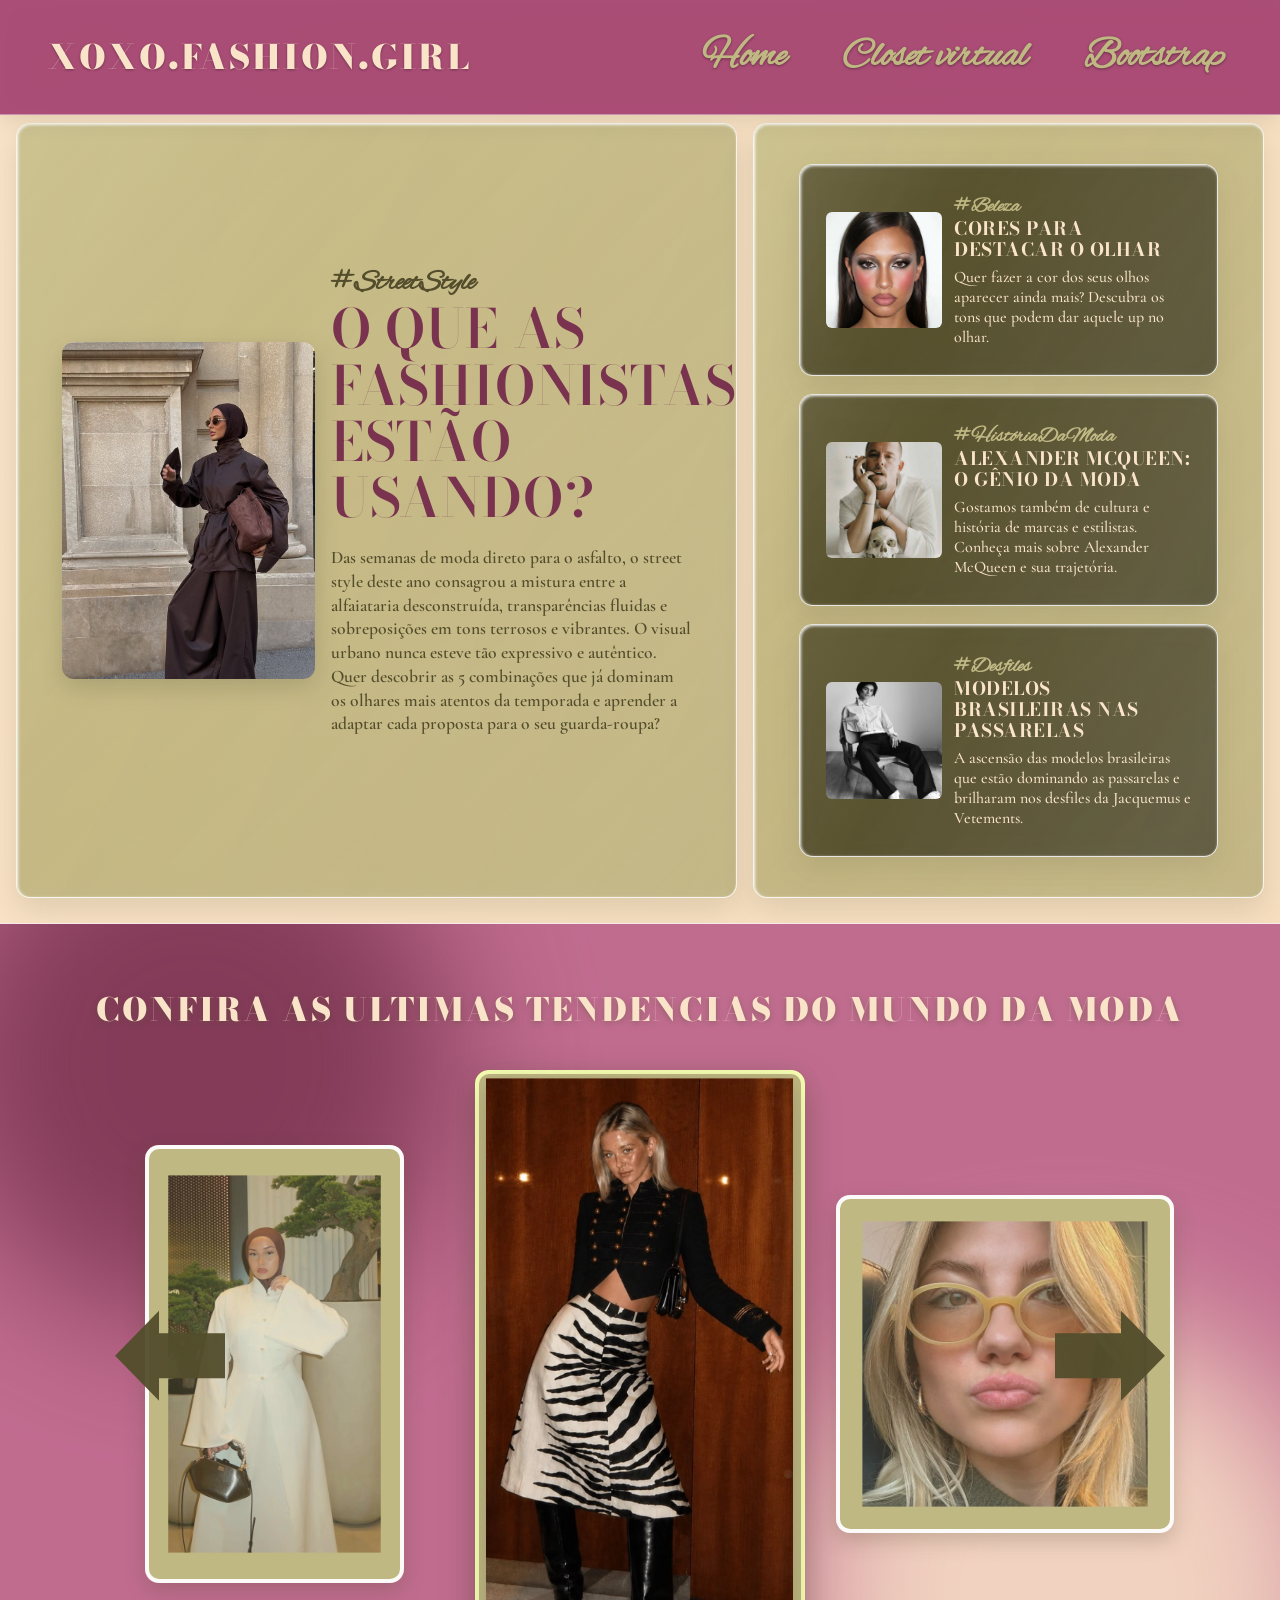
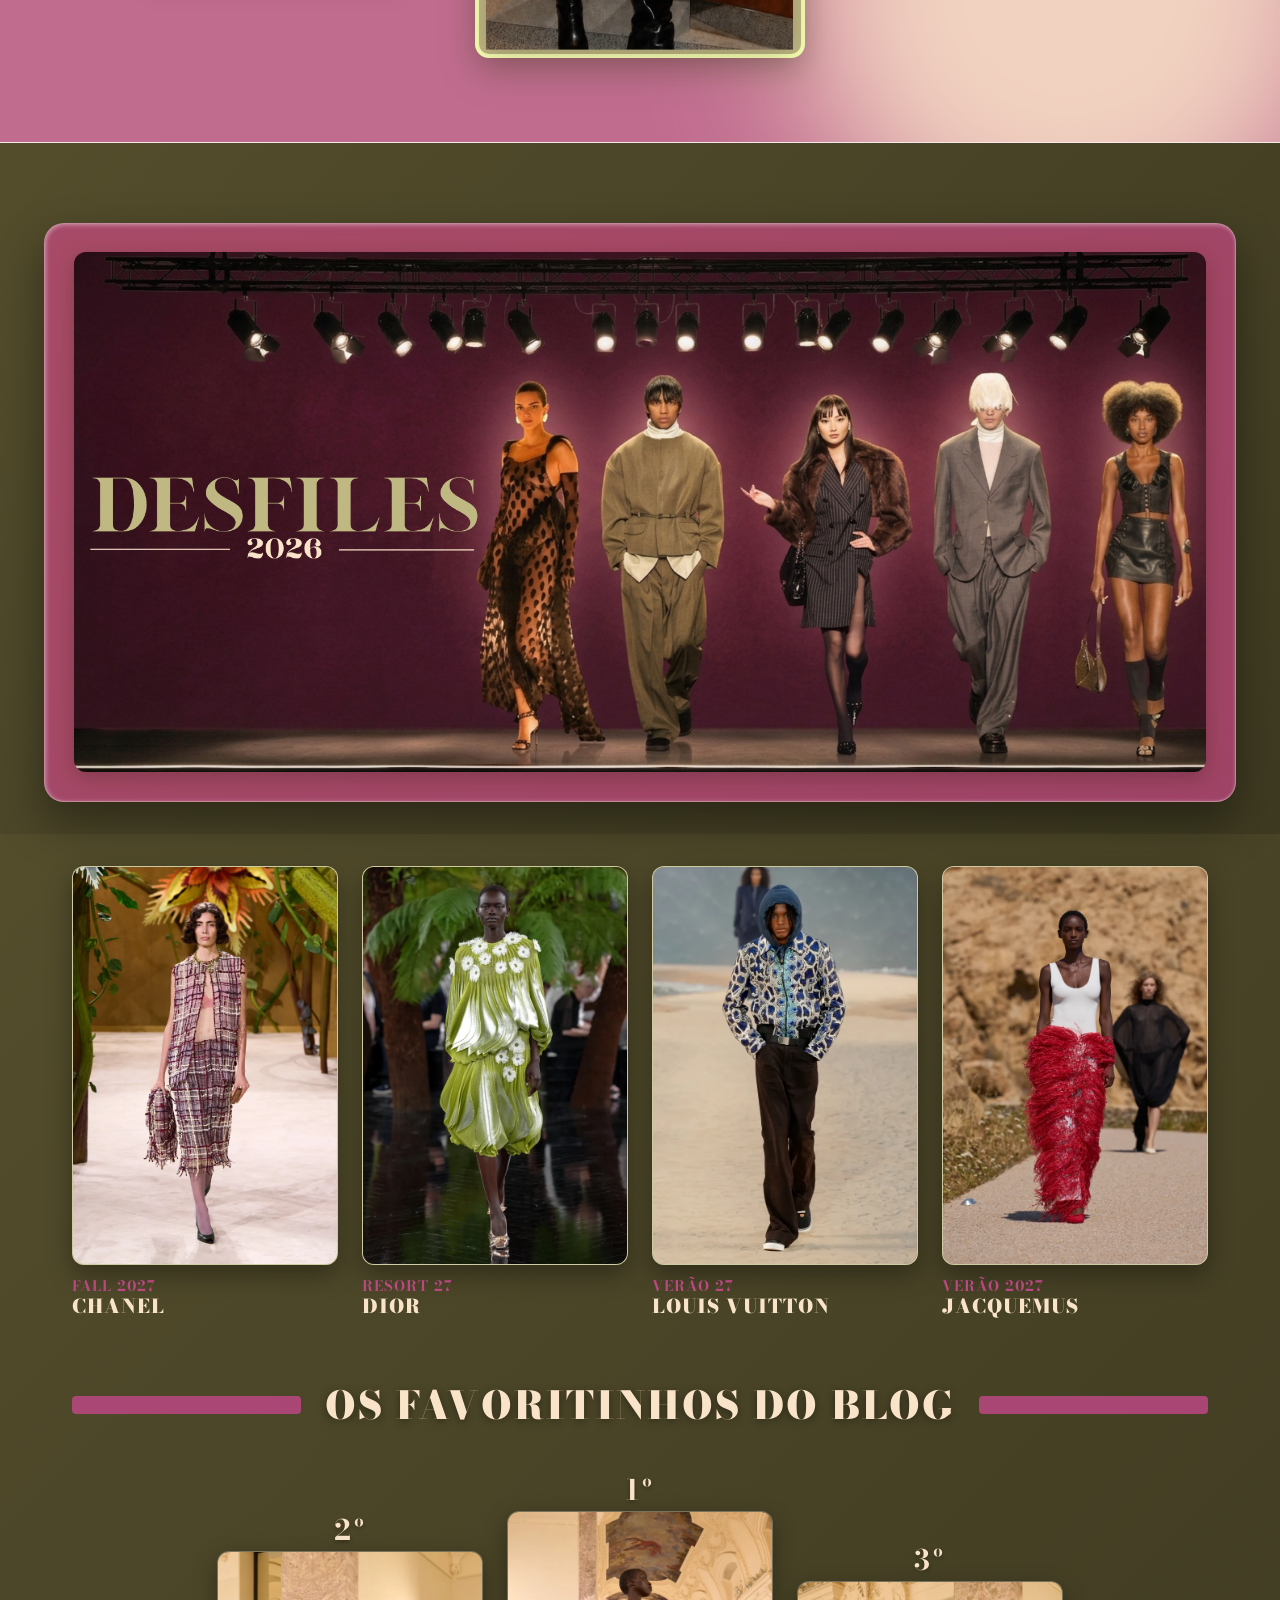
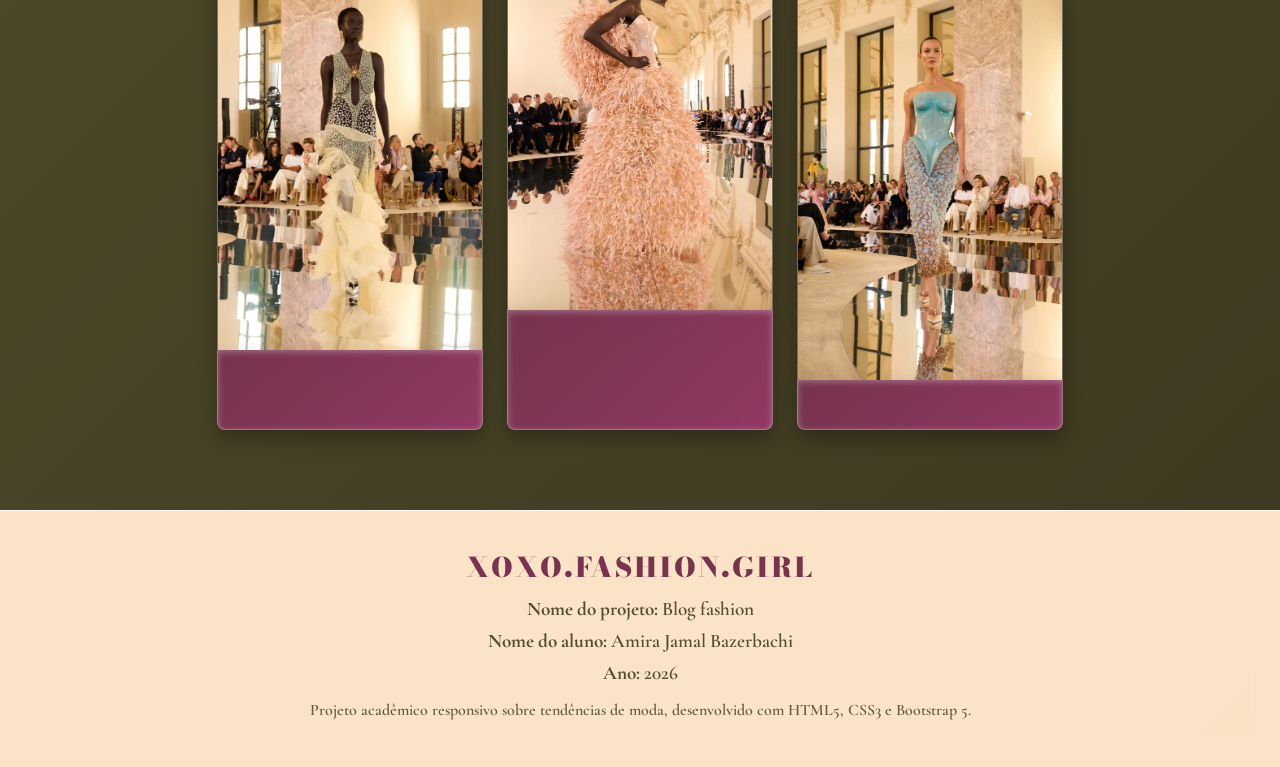
<file: index.html>
<!DOCTYPE html>
<html lang="pt-br">
<head>
  <meta charset="UTF-8">
  <meta name="viewport" content="width=device-width, initial-scale=1.0">
  <title>XOXO.FASHION.GIRL</title>
  <link href="https://cdn.jsdelivr.net/npm/bootstrap@5.3.3/dist/css/bootstrap.min.css" rel="stylesheet">
  <link rel="stylesheet" href="css/style.css">
</head>
<body>

  <!-- BARRA DE PROGRESSO DE LEITURA -->
  <div id="progress-bar"></div>

  <!-- HEADER / NAVBAR BOOTSTRAP -->
  <header>
    <nav class="navbar navbar-expand-lg navbar-custom">
      <div class="container-fluid p-0">
        <a href="index.html" class="navbar-brand brand-title">XOXO.FASHION.GIRL</a>
        <button class="navbar-toggler" type="button" data-bs-toggle="collapse" data-bs-target="#navbarNav" aria-controls="navbarNav" aria-expanded="false" aria-label="Alternar navegação">
          <span class="navbar-toggler-icon"></span>
        </button>
        <div class="collapse navbar-collapse justify-content-end" id="navbarNav">
          <div class="navbar-nav">
            <a href="index.html" class="nav-link nav-script-link active">Home</a>
            <a href="closet.html" class="nav-link nav-script-link">Closet virtual</a>
            <a href="bootstrap.html" class="nav-link nav-script-link">Bootstrap</a>
          </div>
        </div>
      </div>
    </nav>
  </header>

  <!-- SEÇÃO SUPERIOR PRINCIPAL (HERO) -->
  <main class="container-fluid px-3 py-2 hero-wrapper">
    <div class="row g-3 align-items-stretch">
      
      <!-- CARD ESQUERDO (STREET STYLE) -->
      <div class="col-12 col-lg-7">
        <div class="sage-container d-flex flex-column justify-content-center">
          <div class="row g-3 align-items-center">
            <div class="col-12 col-md-5 d-flex justify-content-center">
              <img src="img/539a0d4392382b73d2a1af829c26f25f.jpg" alt="Street Style" class="hero-img">
            </div>
            <div class="col-12 col-md-7 d-flex flex-column justify-content-center ps-md-2">
              <span class="hero-tag">#StreetStyle</span>
              <h1 class="hero-main-title">O QUE AS FASHIONISTAS ESTÃO USANDO?</h1>
              <p class="hero-text">
                Das semanas de moda direto para o asfalto, o street style deste ano consagrou a mistura entre a alfaiataria desconstruída, transparências fluidas e sobreposições em tons terrosos e vibrantes. O visual urbano nunca esteve tão expressivo e autêntico. Quer descobrir as 5 combinações que já dominam os olhares mais atentos da temporada e aprender a adaptar cada proposta para o seu guarda-roupa?
              </p>
            </div>
          </div>
        </div>
      </div>

      <!-- BLOCO DIREITO (3 SUB-CARDS) -->
      <div class="col-12 col-lg-5">
        <div class="sage-container d-flex flex-column justify-content-between">
          
          <!-- CARD 1: BELEZA -->
          <div class="dark-card">
            <div class="row g-2 align-items-center">
              <div class="col-4 col-sm-3 col-md-4">
                <img src="img/tenden5.webp" alt="Beleza" class="dark-card-img">
              </div>
              <div class="col-8 col-sm-9 col-md-8 ps-2">
                <span class="dark-card-title">#Beleza</span>
                <h2 class="dark-card-subtitle">CORES PARA DESTACAR O OLHAR</h2>
                <p class="dark-card-text">
                  Quer fazer a cor dos seus olhos aparecer ainda mais? Descubra os tons que podem dar aquele up no olhar.
                </p>
              </div>
            </div>
          </div>

          <!-- CARD 2: HISTÓRIA DA MODA -->
          <div class="dark-card">
            <div class="row g-2 align-items-center">
              <div class="col-4 col-sm-3 col-md-4">
                <img src="img/1_3c5bbf79-381d-416b-a6a9-1c6f182b450e_2048x2048.webp" alt="História da moda" class="dark-card-img">
              </div>
              <div class="col-8 col-sm-9 col-md-8 ps-2">
                <span class="dark-card-title">#HistóriaDaModa</span>
                <h2 class="dark-card-subtitle">ALEXANDER MCQUEEN: O GÊNIO DA MODA</h2>
                <p class="dark-card-text">
                  Gostamos também de cultura e história de marcas e estilistas. Conheça mais sobre Alexander McQueen e sua trajetória.
                </p>
              </div>
            </div>
          </div>

          <!-- CARD 3: ÚNICO CARD CLICÁVEL (DIRECIONA PARA A SEÇÃO DE DESFILES) -->
          <a href="#desfiles-section" class="dark-card dark-card-3d text-decoration-none">
            <div class="row g-2 align-items-center">
              <div class="col-4 col-sm-3 col-md-4">
                <img src="img/Mariane-Godoy-2-1.jpg" alt="Desfiles" class="dark-card-img">
              </div>
              <div class="col-8 col-sm-9 col-md-8 ps-2">
                <span class="dark-card-title">#Desfiles</span>
                <h2 class="dark-card-subtitle">MODELOS BRASILEIRAS NAS PASSARELAS</h2>
                <p class="dark-card-text">
                  A ascensão das modelos brasileiras que estão dominando as passarelas e brilharam nos desfiles da Jacquemus e Vetements.
                </p>
              </div>
            </div>
          </a>

        </div>
      </div>

    </div>
  </main>

  <!-- SEÇÃO DO CARROSSEL DE TENDÊNCIAS -->
  <section class="carousel-section mt-3">
    <h2 class="carousel-section-title text-center mb-4">CONFIRA AS ULTIMAS TENDENCIAS DO MUNDO DA MODA</h2>

    <div class="custom-carousel-container position-relative px-4 px-md-5">
      
      <!-- CONTROLES (SETAS) -->
      <button class="arrow-btn-prev" id="prevBtn" type="button" aria-label="Anterior"></button>
      <button class="arrow-btn-next" id="nextBtn" type="button" aria-label="Próximo"></button>

      <!-- CONTAINER DAS 3 IMAGENS (CARREGADAS VIA JAVASCRIPT) -->
      <div class="row g-3 align-items-center justify-content-center">
        
        <!-- FOTO DA ESQUERDA -->
        <div class="col-12 col-md-3 text-center">
          <div class="carousel-frame side-frame">
            <img id="imgLeft" src="" alt="Tendência Esquerda" class="carousel-img carousel-img-side">
          </div>
        </div>

        <!-- FOTO DO MEIO (DESTAQUE) -->
        <div class="col-12 col-md-6 text-center">
          <div class="carousel-frame center-frame">
            <img id="imgCenter" src="" alt="Tendência Destaque" class="carousel-img carousel-img-center">
          </div>
        </div>

        <!-- FOTO DA DIREITA -->
        <div class="col-12 col-md-3 text-center">
          <div class="carousel-frame side-frame">
            <img id="imgRight" src="" alt="Tendência Direita" class="carousel-img carousel-img-side">
          </div>
        </div>

      </div>
    </div>
  </section>

  <!-- SEÇÃO DO BANNER -->
  <section class="banner-section reveal" id="banner-section">
    <div class="container d-flex justify-content-center align-items-center">
      <div class="sage-glass-box">
        <img src="img/passarela (1).png" alt="Banner da Marca" class="banner-img">
      </div>
    </div>
  </section>

  <!-- SEÇÃO DOS DESFILES E FAVORITINHOS -->
  <section class="desfiles-section reveal" id="desfiles-section">
    <div class="container-fluid px-md-5">
      
      <!-- GRID DE 4 DESFILES (PARTE SUPERIOR) -->
      <div class="row g-4 justify-content-center mb-5">
        
        <!-- CARD 1 -->
        <div class="col-6 col-md-3">
          <div class="runway-card">
            <div class="runway-img-wrapper">
              <img src="img/00001-chanel-fall-2026-couture-credit-gorunway-654x981.webp" alt="Chanel Fall 2027" class="runway-img">
            </div>
            <span class="runway-season">Fall 2027</span>
            <h3 class="runway-brand">CHANEL</h3>
          </div>
        </div>

        <!-- CARD 2 -->
        <div class="col-6 col-md-3">
          <div class="runway-card">
            <div class="runway-img-wrapper">
              <img src="img/FIO00107-654x981.webp" alt="Dior Resort 27" class="runway-img">
            </div>
            <span class="runway-season">RESORT 27</span>
            <h3 class="runway-brand">DIOR</h3>
          </div>
        </div>

        <!-- CARD 3 -->
        <div class="col-6 col-md-3">
          <div class="runway-card">
            <div class="runway-img-wrapper">
              <img src="img/OBY00296-654x981.webp" alt="Louis Vitton Verão 27" class="runway-img">
            </div>
            <span class="runway-season">VERÃO 27</span>
            <h3 class="runway-brand">LOUIS VUITTON</h3>
          </div>
        </div>

        <!-- CARD 4 -->
        <div class="col-6 col-md-3">
          <div class="runway-card">
            <div class="runway-img-wrapper">
              <img src="img/00030-jacquemus-spring-2027-ready-to-wear-credit-brand-654x981.webp" alt="Jacquemus Verão 2027" class="runway-img">
            </div>
            <span class="runway-season">VERÃO 2027</span>
            <h3 class="runway-brand">JACQUEMUS</h3>
          </div>
        </div>

      </div>

      <!-- TÍTULO COM BARRAS LATERAIS -->
      <div class="favoritinhos-title-container">
        <span class="divider-bar"></span>
        <h2 class="favoritinhos-title">OS FAVORITINHOS Do BLOG</h2>
        <span class="divider-bar"></span>
      </div>

      <!-- PÓDIO TOP 3 (PARTE INFERIOR) -->
      <div class="podium-wrapper mt-4">
        <div class="row g-2 g-md-4 align-items-end justify-content-center">
          
          <!-- 2º LUGAR (ESQUERDA) -->
          <div class="col-4 col-md-3">
            <div class="podium-card">
              <span class="podium-number">2º</span>
              <div class="podium-img-wrapper">
                <img src="img/00023-schiaparelli-fall-2026-couture-credit-brand-654x981.webp" alt="2º Lugar" class="podium-img">
              </div>
              <div class="podium-step step-2"></div>
            </div>
          </div>

          <!-- 1º LUGAR (CENTRO - MAIS ALTO) -->
          <div class="col-4 col-md-3">
            <div class="podium-card">
              <span class="podium-number">1º</span>
              <div class="podium-img-wrapper">
                <img src="img/00020-schiaparelli-fall-2026-couture-credit-brand-654x981.webp" alt="1º Lugar" class="podium-img">
              </div>
              <div class="podium-step step-1"></div>
            </div>
          </div>

          <!-- 3º LUGAR (DIREITA) -->
          <div class="col-4 col-md-3">
            <div class="podium-card">
              <span class="podium-number">3º</span>
              <div class="podium-img-wrapper">
                <img src="img/00028-schiaparelli-fall-2026-couture-credit-brand-654x981.webp" alt="3º Lugar" class="podium-img">
              </div>
              <div class="podium-step step-3"></div>
            </div>
          </div>

        </div>
      </div>

    </div>
  </section>

  <!-- FOOTER -->
  <footer class="footer-custom text-center">
    <div class="container">
      <h3 class="footer-brand">XOXO.FASHION.GIRL</h3>
      <p class="footer-text"><strong>Nome do projeto:</strong> Blog fashion</p>
      <p class="footer-text"><strong>Nome do aluno:</strong> Amira Jamal Bazerbachi</p>
      <p class="footer-text"><strong>Ano:</strong> 2026</p>
      <p class="footer-text footer-info">
        Projeto acadêmico responsivo sobre tendências de moda, desenvolvido com HTML5, CSS3 e Bootstrap 5.
      </p>
    </div>
  </footer>

  <!-- BOOTSTRAP JS -->
  <script src="https://cdn.jsdelivr.net/npm/bootstrap@5.3.3/dist/js/bootstrap.bundle.min.js"></script>
  
  <!-- SCRIPT JAVASCRIPT PERSONALIZADO -->
  <script src="js/script.js"></script>
</body>
</html>
</file>
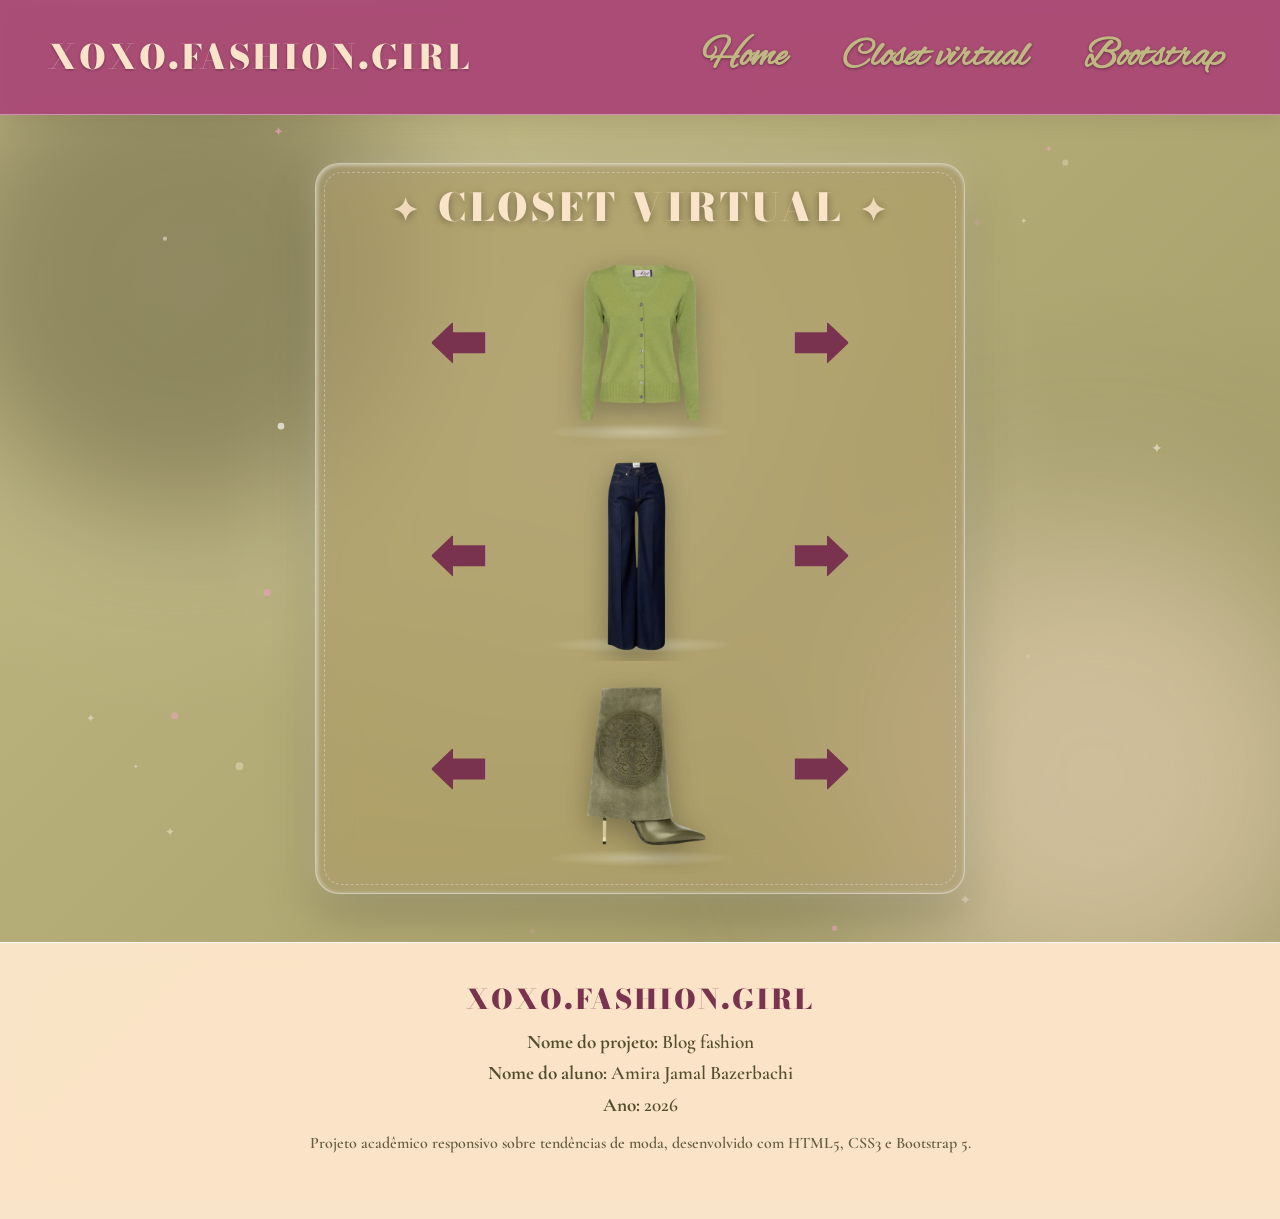
<file: closet.html>
<!DOCTYPE html>
<html lang="pt-br">
<head>
  <meta charset="UTF-8">
  <meta name="viewport" content="width=device-width, initial-scale=1.0">
  <title>Closet Virtual - XOXO.FASHION.GIRL</title>
  
  <!-- BOOTSTRAP CSS 5.3.3 -->
  <link href="https://cdn.jsdelivr.net/npm/bootstrap@5.3.3/dist/css/bootstrap.min.css" rel="stylesheet">
  <link rel="stylesheet" href="css/style.css">
</head>
<body>

  <!-- HEADER / NAVBAR (Padrão Bootstrap) -->
  <header>
    <nav class="navbar navbar-expand-lg navbar-custom">
      <div class="container-fluid p-0">
        <a href="index.html" class="navbar-brand brand-title">XOXO.FASHION.GIRL</a>
        <button class="navbar-toggler" type="button" data-bs-toggle="collapse" data-bs-target="#navbarNav" aria-controls="navbarNav" aria-expanded="false" aria-label="Alternar navegação">
          <span class="navbar-toggler-icon"></span>
        </button>
        <div class="collapse navbar-collapse justify-content-end" id="navbarNav">
          <div class="navbar-nav">
            <a href="index.html" class="nav-link nav-script-link">Home</a>
            <a href="closet.html" class="nav-link nav-script-link active">Closet virtual</a>
            <a href="bootstrap.html" class="nav-link nav-script-link">Bootstrap</a>
          </div>
        </div>
      </div>
    </nav>
  </header>

  <!-- ÁREA DO CLOSET VIRTUAL -->
  <main class="closet-page-bg">
    <div class="container py-4 d-flex justify-content-center">
      
      <!-- CAIXA DE VIDRO ROSA (GLASSMORPHISM) -->
      <div class="closet-glass-card">
        <h1 class="closet-title">CLOSET VIRTUAL</h1>

        <div class="closet-wrapper">
          
<!-- NÍVEL 1: BLUSAS E CASACOS -->
<div class="closet-carousel-row">

  <button class="closet-arrow-prev"
          type="button"
          data-bs-target="#carouselTops"
          data-bs-slide="prev"
          aria-label="Anterior">
  </button>

  <div id="carouselTops"
       class="carousel slide closet-carousel"
       data-bs-interval="false">

    <div class="carousel-inner">

      <!-- PEÇAS EXISTENTES -->

      <div class="carousel-item active">
        <img src="img/1.png" class="closet-img" alt="Blusa 1">
      </div>

      <div class="carousel-item">
        <img src="img/2.png" class="closet-img" alt="Blusa 2">
      </div>

      <div class="carousel-item">
        <img src="img/3.png" class="closet-img" alt="Blusa 3">
      </div>

      <div class="carousel-item">
        <img src="img/10.png" class="closet-img" alt="Blusa 4">
      </div>

      <div class="carousel-item">
        <img src="img/13.png" class="closet-img" alt="Blusa 5">
      </div>

      <div class="carousel-item">
        <img src="img/14.png" class="closet-img" alt="Blusa 6">
      </div>


      <!-- NOVAS 12 PEÇAS -->

      <div class="carousel-item">
        <img src="img/25.png" class="closet-img" alt="Blusa 7">
      </div>

      <div class="carousel-item">
        <img src="img/26.png" class="closet-img" alt="Blusa 8">
      </div>

      <div class="carousel-item">
        <img src="img/27.png" class="closet-img" alt="Blusa 9">
      </div>

      <div class="carousel-item">
        <img src="img/28.png" class="closet-img" alt="Blusa 10">
      </div>

      <div class="carousel-item">
        <img src="img/29.png" class="closet-img" alt="Blusa 11">
      </div>

      <div class="carousel-item">
        <img src="img/30.png" class="closet-img" alt="Blusa 12">
      </div>

      <div class="carousel-item">
        <img src="img/31.png" class="closet-img" alt="Blusa 13">
      </div>

      <div class="carousel-item">
        <img src="img/32.png" class="closet-img" alt="Blusa 14">
      </div>

      <div class="carousel-item">
        <img src="img/33.png" class="closet-img" alt="Blusa 15">
      </div>

      <div class="carousel-item">
        <img src="img/34.png" class="closet-img" alt="Blusa 16">
      </div>

      <div class="carousel-item">
        <img src="img/35.png" class="closet-img" alt="Blusa 17">
      </div>

      <div class="carousel-item">
        <img src="img/36.png" class="closet-img" alt="Blusa 18">
      </div>
      <!-- NOVAS 25 PEÇAS -->

<div class="carousel-item">
  <img src="img/42.png" class="closet-img" alt="Blusa 19">
</div>

<div class="carousel-item">
  <img src="img/43.png" class="closet-img" alt="Blusa 20">
</div>

<div class="carousel-item">
  <img src="img/44.png" class="closet-img" alt="Blusa 21">
</div>

<div class="carousel-item">
  <img src="img/45.png" class="closet-img" alt="Blusa 22">
</div>

<div class="carousel-item">
  <img src="img/46.png" class="closet-img" alt="Blusa 23">
</div>

<div class="carousel-item">
  <img src="img/47.png" class="closet-img" alt="Blusa 24">
</div>

<div class="carousel-item">
  <img src="img/48.png" class="closet-img" alt="Blusa 25">
</div>

<div class="carousel-item">
  <img src="img/49.png" class="closet-img" alt="Blusa 26">
</div>

<div class="carousel-item">
  <img src="img/50.png" class="closet-img" alt="Blusa 27">
</div>

<div class="carousel-item">
  <img src="img/51.png" class="closet-img" alt="Blusa 28">
</div>

<div class="carousel-item">
  <img src="img/52.png" class="closet-img" alt="Blusa 29">
</div>

<div class="carousel-item">
  <img src="img/53.png" class="closet-img" alt="Blusa 30">
</div>

<div class="carousel-item">
  <img src="img/54.png" class="closet-img" alt="Blusa 31">
</div>

<div class="carousel-item">
  <img src="img/55.png" class="closet-img" alt="Blusa 32">
</div>

<div class="carousel-item">
  <img src="img/56.png" class="closet-img" alt="Blusa 33">
</div>

<div class="carousel-item">
  <img src="img/57.png" class="closet-img" alt="Blusa 34">
</div>

<div class="carousel-item">
  <img src="img/58.png" class="closet-img" alt="Blusa 35">
</div>

<div class="carousel-item">
  <img src="img/59.png" class="closet-img" alt="Blusa 36">
</div>

<div class="carousel-item">
  <img src="img/60.png" class="closet-img" alt="Blusa 37">
</div>

<div class="carousel-item">
  <img src="img/61.png" class="closet-img" alt="Blusa 38">
</div>

<div class="carousel-item">
  <img src="img/62.png" class="closet-img" alt="Blusa 39">
</div>

<div class="carousel-item">
  <img src="img/63.png" class="closet-img" alt="Blusa 40">
</div>

<div class="carousel-item">
  <img src="img/64.png" class="closet-img" alt="Blusa 41">
</div>

<div class="carousel-item">
  <img src="img/65.png" class="closet-img" alt="Blusa 42">
</div>

<div class="carousel-item">
  <img src="img/66.png" class="closet-img" alt="Blusa 43">
</div>

    </div>
  </div>

  <button class="closet-arrow-next"
          type="button"
          data-bs-target="#carouselTops"
          data-bs-slide="next"
          aria-label="Próximo">
  </button>

</div>

         <!-- NÍVEL 2: CALÇAS E SAIAS -->
<div class="closet-carousel-row">

  <button class="closet-arrow-prev"
          type="button"
          data-bs-target="#carouselBottoms"
          data-bs-slide="prev"
          aria-label="Anterior">
  </button>

  <div id="carouselBottoms"
       class="carousel slide closet-carousel"
       data-bs-interval="false">

    <div class="carousel-inner">

      <!-- PEÇAS EXISTENTES -->

      <div class="carousel-item active">
        <img src="img/4.png" class="closet-img" alt="Calça 1">
      </div>

      <div class="carousel-item">
        <img src="img/5.png" class="closet-img" alt="Saia 1">
      </div>

      <div class="carousel-item">
        <img src="img/6.png" class="closet-img" alt="Calça 2">
      </div>

      <div class="carousel-item">
        <img src="img/11.png" class="closet-img" alt="Saia 2">
      </div>

      <div class="carousel-item">
        <img src="img/12.png" class="closet-img" alt="Saia 3">
      </div>


      <!-- NOVAS 5 PEÇAS -->

      <div class="carousel-item">
        <img src="img/37.png" class="closet-img" alt="Calça 3">
      </div>

      <div class="carousel-item">
        <img src="img/38.png" class="closet-img" alt="Saia 4">
      </div>

      <div class="carousel-item">
        <img src="img/39.png" class="closet-img" alt="Calça 4">
      </div>

      <div class="carousel-item">
        <img src="img/40.png" class="closet-img" alt="Saia 5">
      </div>

      <div class="carousel-item">
        <img src="img/41.png" class="closet-img" alt="Calça 5">
      </div>

    </div>
  </div>

  <button class="closet-arrow-next"
          type="button"
          data-bs-target="#carouselBottoms"
          data-bs-slide="next"
          aria-label="Próximo">
  </button>

</div>

          <!-- NÍVEL 3: SAPATOS -->
          <div class="closet-carousel-row">
            <button class="closet-arrow-prev" type="button" data-bs-target="#carouselShoes" data-bs-slide="prev" aria-label="Anterior"></button>
            
            <div id="carouselShoes" class="carousel slide closet-carousel" data-bs-interval="false">
              <div class="carousel-inner">
                <div class="carousel-item active">
                  <img src="img/7.png" class="closet-img" alt="Sapato 1">
                </div>
                <div class="carousel-item">
                  <img src="img/8.png" class="closet-img" alt="Sapato 2">
                </div>
                <div class="carousel-item">
                  <img src="img/9.png" class="closet-img" alt="Sapato 3">
                </div>
                <div class="carousel-item">
                  <img src="img/15.png" class="closet-img" alt="Sapato 4">
                </div>
                <div class="carousel-item">
                  <img src="img/16.png" class="closet-img" alt="Sapato 5">
                </div>
                <div class="carousel-item">
                  <img src="img/17.png" class="closet-img" alt="Sapato 6">
                </div>
                <div class="carousel-item">
                  <img src="img/18.png" class="closet-img" alt="Sapato 7">
                </div>
                <div class="carousel-item">
                  <img src="img/carrosel de roupas.png" class="closet-img" alt="Sapato 8">
                </div>
                <div class="carousel-item">
                  <img src="img/20.png" class="closet-img" alt="Sapato 9">
                </div>
                <div class="carousel-item">
                  <img src="img/21.png" class="closet-img" alt="Sapato 10">
                </div>
                <div class="carousel-item">
                  <img src="img/22.png" class="closet-img" alt="Sapato 11">
                </div>
                <div class="carousel-item">
                  <img src="img/23.png" class="closet-img" alt="Sapato 12">
                </div>
                <div class="carousel-item">
                  <img src="img/24.png" class="closet-img" alt="Sapato 13">
                </div>
                <!-- NOVAS 28 PEÇAS -->

<div class="carousel-item">
  <img src="img/67.png" class="closet-img" alt="Sapato 14">
</div>

<div class="carousel-item">
  <img src="img/68.png" class="closet-img" alt="Sapato 15">
</div>

<div class="carousel-item">
  <img src="img/69.png" class="closet-img" alt="Sapato 16">
</div>

<div class="carousel-item">
  <img src="img/70.png" class="closet-img" alt="Sapato 17">
</div>

<div class="carousel-item">
  <img src="img/71.png" class="closet-img" alt="Sapato 18">
</div>

<div class="carousel-item">
  <img src="img/94.png" class="closet-img" alt="Sapato 19">
</div>

<div class="carousel-item">
  <img src="img/72.png" class="closet-img" alt="Sapato 20">
</div>

<div class="carousel-item">
  <img src="img/73.png" class="closet-img" alt="Sapato 21">
</div>

<div class="carousel-item">
  <img src="img/74.png" class="closet-img" alt="Sapato 22">
</div>

<div class="carousel-item">
  <img src="img/75.png" class="closet-img" alt="Sapato 23">
</div>

<div class="carousel-item">
  <img src="img/76.png" class="closet-img" alt="Sapato 24">
</div>

<div class="carousel-item">
  <img src="img/77.png" class="closet-img" alt="Sapato 25">
</div>

<div class="carousel-item">
  <img src="img/78.png" class="closet-img" alt="Sapato 26">
</div>

<div class="carousel-item">
  <img src="img/79.png" class="closet-img" alt="Sapato 27">
</div>

<div class="carousel-item">
  <img src="img/80.png" class="closet-img" alt="Sapato 28">
</div>

<div class="carousel-item">
  <img src="img/81.png" class="closet-img" alt="Sapato 29">
</div>

<div class="carousel-item">
  <img src="img/82.png" class="closet-img" alt="Sapato 30">
</div>

<div class="carousel-item">
  <img src="img/83.png" class="closet-img" alt="Sapato 31">
</div>

<div class="carousel-item">
  <img src="img/84.png" class="closet-img" alt="Sapato 32">
</div>

<div class="carousel-item">
  <img src="img/85.png" class="closet-img" alt="Sapato 33">
</div>

<div class="carousel-item">
  <img src="img/86.png" class="closet-img" alt="Sapato 34">
</div>

<div class="carousel-item">
  <img src="img/87.png" class="closet-img" alt="Sapato 35">
</div>

<div class="carousel-item">
  <img src="img/88.png" class="closet-img" alt="Sapato 36">
</div>

<div class="carousel-item">
  <img src="img/89.png" class="closet-img" alt="Sapato 37">
</div>

<div class="carousel-item">
  <img src="img/90.png" class="closet-img" alt="Sapato 38">
</div>

<div class="carousel-item">
  <img src="img/91.png" class="closet-img" alt="Sapato 39">
</div>

<div class="carousel-item">
  <img src="img/92.png" class="closet-img" alt="Sapato 40">
</div>

<div class="carousel-item">
  <img src="img/93.png" class="closet-img" alt="Sapato 41">
</div>
              </div>
            </div>

            <button class="closet-arrow-next" type="button" data-bs-target="#carouselShoes" data-bs-slide="next" aria-label="Próximo"></button>
          </div>

        </div>
      </div>

    </div>
  </main>

  <!-- FOOTER -->
  <footer class="footer-custom text-center">
    <div class="container">
      <h3 class="footer-brand">XOXO.FASHION.GIRL</h3>
      <p class="footer-text"><strong>Nome do projeto:</strong> Blog fashion</p>
      <p class="footer-text"><strong>Nome do aluno:</strong> Amira Jamal Bazerbachi</p>
      <p class="footer-text"><strong>Ano:</strong> 2026</p>
      <p class="footer-text footer-info">
        Projeto acadêmico responsivo sobre tendências de moda, desenvolvido com HTML5, CSS3 e Bootstrap 5.
      </p>
    </div>
  </footer>

  <!-- BOOTSTRAP JS 5.3.3 -->
  <script src="https://cdn.jsdelivr.net/npm/bootstrap@5.3.3/dist/js/bootstrap.bundle.min.js"></script>
  
  <!-- SCRIPT PERSONALIZADO -->
  <script src="js/script.js"></script>
</body>
</html>
</file>
<file: css/style.css>
@import url('https://fonts.googleapis.com/css2?family=Alex+Brush&family=Bodoni+Moda:ital,opsz,wght@0,6..96,600;0,6..96,700;0,6..96,900;1,6..96,700&family=Cormorant+Garamond:wght@500;600;700&display=swap');

:root {
  /* Paleta Oficial do Projeto */
  --c-magenta: #9f386e;
  --c-plum: #79334f;
  --c-rose: #bb4783;
  --c-sage: #c0b883;
  --c-dark-olive: #534d2c;
  --c-cream: #fae4c9;

  /* Modificação do Cabeçalho */
  --bg-header: rgba(159, 56, 110, 0.88); 
  --text-brand: #fae4c9;                 
  --text-nav: #c0b883;                  

  /* Fundo da 1ª Seção da Home */
  --bg-hero-section: #fae4c9;

  --bg-card-bootstrap: rgba(255, 255, 255, 0.65);
  --bg-footer: rgba(250, 228, 201, 0.95);
  --text-footer: #534d2c;

  /* Vidro Límpido */
  --glass-blur: blur(12px) saturate(180%);
  --glass-border: 1px solid rgba(255, 255, 255, 0.85);
  --glass-shadow: inset 1px 1px 3px 0px rgba(255, 255, 255, 0.9), 0 12px 30px rgba(83, 77, 44, 0.15);

  /* Sombras de Leitura */
  --shadow-dark-text: 0 1px 3px rgba(0, 0, 0, 0.35);
  --shadow-light-text: 0 1px 2px rgba(255, 255, 255, 0.8);
}

/* ==========================================================
   ESFERAS LUMINOSAS PARA FUNDO CLARO (SITE TODO)
   ========================================================== */

html::before {
  content: '';
  position: fixed;
  top: -5%;
  left: 10%;
  width: 450px;
  height: 450px;
  background: var(--c-rose);
  border-radius: 50%;
  filter: blur(90px);
  opacity: 0.35;
  z-index: -1;
  pointer-events: none;
  animation: floatOrb 16s infinite alternate ease-in-out;
}

body::before {
  content: '';
  position: fixed;
  top: 40%;
  right: -5%;
  width: 500px;
  height: 500px;
  background: var(--c-sage);
  border-radius: 50%;
  filter: blur(100px);
  opacity: 0.50;
  z-index: -1;
  pointer-events: none;
  animation: floatOrbReverse 18s infinite alternate ease-in-out;
}

body::after {
  content: '';
  position: fixed;
  bottom: -8%;
  left: -5%;
  width: 480px;
  height: 480px;
  background: var(--c-magenta);
  border-radius: 50%;
  filter: blur(95px);
  opacity: 0.30;
  z-index: -1;
  pointer-events: none;
  animation: floatOrb 14s infinite alternate ease-in-out;
  animation-delay: -5s;
}

@keyframes floatOrb {
  0% { transform: translate(0, 0) scale(1); }
  50% { transform: translate(-40px, 50px) scale(1.15); }
  100% { transform: translate(30px, -30px) scale(0.95); }
}

@keyframes floatOrbReverse {
  0% { transform: translate(0, 0) scale(1); }
  100% { transform: translate(60px, -40px) scale(1.18); }
}

/* ==========================================================
   BASE GLOBAL CLARA
   ========================================================== */

html {
  scroll-behavior: smooth; 
}

body {
  background: linear-gradient(135deg, #fae4c9 0%, #f7dfc0 40%, #eed2b0 100%);
  background-attachment: scroll;
  color: var(--c-dark-olive);
  font-family: 'Cormorant Garamond', serif;
  font-weight: 600;
  min-height: 100vh;
  display: flex;
  flex-direction: column;
  -webkit-font-smoothing: antialiased;
  position: relative;
  overflow-x: hidden;
}

/* Header & Navegação */
.navbar-custom {
  background: var(--bg-header);
  backdrop-filter: var(--glass-blur);
  -webkit-backdrop-filter: var(--glass-blur);
  border-bottom: 1px solid rgba(255, 255, 255, 0.4);
  padding: 1.2rem 3rem;
  position: sticky;
  top: 0;
  z-index: 1000;
  box-shadow: 0 4px 20px rgba(83, 77, 44, 0.15);
  display: flex;
  align-items: center;
  justify-content: space-between;
}

.brand-title {
  font-family: 'Bodoni Moda', serif;
  font-weight: 900;
  font-size: 2.1rem;
  color: var(--text-brand);
  letter-spacing: 2px;
  text-decoration: none;
  text-shadow: var(--shadow-dark-text);
}

.nav-script-link {
  font-family: 'Alex Brush', cursive;
  font-size: 2.5rem;
  color: var(--text-nav) !important;
  text-decoration: none;
  margin-left: 2.5rem;
  text-shadow: 0 1px 3px rgba(0, 0, 0, 0.4);
  transition: opacity 0.3s ease, transform 0.2s;
}

.nav-script-link:hover {
  opacity: 0.85;
  transform: scale(1.05);
}

/* ==========================================================
   HOME - PRIMEIRA SEÇÃO & HERO BANNER
   ========================================================== */

.hero-section {
  background:
    radial-gradient(circle at 18% 18%, rgba(187, 71, 131, 0.22) 0, rgba(187, 71, 131, 0.16) 10%, transparent 30%),
    radial-gradient(circle at 88% 48%, rgba(192, 184, 131, 0.28) 0, rgba(192, 184, 131, 0.18) 12%, transparent 34%),
    radial-gradient(circle at 18% 88%, rgba(159, 56, 110, 0.14) 0, rgba(159, 56, 110, 0.08) 12%, transparent 30%),
    var(--bg-hero-section);
  padding: 4rem 4vw;
  min-height: calc(100vh - 80px);
  display: flex;
  flex-direction: column;
  align-items: center;
  justify-content: center;
  border-bottom: 1px solid rgba(255, 255, 255, 0.2);
  box-sizing: border-box;
}

.hero-section {
  position: relative;
  overflow: hidden;
  isolation: isolate;
}

.hero-section::before,
.hero-section::after {
  content: '';
  position: absolute;
  border-radius: 50%;
  pointer-events: none;
  z-index: 0;
  will-change: transform;
}

.hero-section::before {
  width: 390px;
  height: 390px;
  top: -130px;
  left: -100px;
  background: var(--c-rose);
  filter: blur(85px);
  opacity: 0.28;
  animation: floatOrb 16s infinite alternate ease-in-out;
}

.hero-section::after {
  width: 430px;
  height: 430px;
  right: -150px;
  bottom: -150px;
  background: var(--c-sage);
  filter: blur(95px);
  opacity: 0.34;
  animation: floatOrbReverse 18s infinite alternate ease-in-out;
}

.hero-section > .container,
.hero-section > .row {
  position: relative;
  z-index: 1;
  width: 100%;
  max-width: 1380px;
  margin-top: auto !important;
  margin-bottom: auto !important;
  margin-left: auto;
  margin-right: auto;
}

.sage-container,
.dark-card {
  position: relative;
  overflow: hidden;
  border-radius: 14px;
  backdrop-filter: var(--glass-blur);
  -webkit-backdrop-filter: var(--glass-blur);
  border: var(--glass-border);
  box-shadow: var(--glass-shadow);
  transition: transform 0.4s ease, box-shadow 0.4s ease, border-color 0.4s ease;
  will-change: transform, box-shadow;
}

a.dark-card,
.dark-card-3d {
  display: block;                  
  cursor: pointer !important;       
  color: inherit !important;        
  text-decoration: none !important; 
}

.dark-card-3d {
  perspective: 1000px;
  transform-style: preserve-3d;
  transition: transform 0.4s cubic-bezier(0.165, 0.84, 0.44, 1), 
              box-shadow 0.4s ease, 
              border-color 0.4s ease;
}

.dark-card-3d:hover {
  transform: translateY(-6px) scale(1.02);
  border-color: rgba(255, 255, 255, 0.85);
  box-shadow: 
    0 12px 28px rgba(0, 0, 0, 0.35),
    0 0 15px rgba(187, 71, 131, 0.3);
}

.sage-container::before,
.dark-card::before {
  content: '';
  position: absolute;
  top: -50%;
  left: -50%;
  width: 200%;
  height: 200%;
  background: linear-gradient(
    115deg,
    rgba(255, 255, 255, 0.15) 0%,
    transparent 40%,
    rgba(255, 255, 255, 0.08) 70%,
    transparent 100%
  );
  pointer-events: none;
  z-index: 1;
}

.sage-container {
  background: linear-gradient(135deg, rgba(192, 184, 131, 0.85) 0%, rgba(170, 162, 110, 0.75) 100%);
  padding: 2.5rem 2.8rem;
  height: 100%;
  display: flex;
  align-items: center;
}

.sage-container:hover {
  border-color: rgba(255, 255, 255, 0.95);
  transform: translateY(-1px);
  box-shadow: 
    inset 1px 1px 3px 0px rgba(255, 255, 255, 0.9),
    0 6px 14px rgba(83, 77, 44, 0.1);
}

.hero-tag {
  font-family: 'Alex Brush', cursive;
  color: #534d2c;
  font-size: clamp(1.8rem, 2.2vw, 2.4rem);
  line-height: 1;
  margin-bottom: 0.2rem;
  display: block;
  position: relative;
  z-index: 2;
}

.hero-main-title {
  font-family: 'Bodoni Moda', serif;
  font-weight: 600; 
  color: #79334f;
  font-size: clamp(2.4rem, 4.2vw, 4.8rem);
  line-height: 1.05;
  letter-spacing: 0.8px;
  margin-bottom: 1.2rem;
  position: relative;
  z-index: 2;
}

.hero-text {
  color: #534d2c;
  font-size: clamp(1.1rem, 1.3vw, 1.35rem);
  font-weight: 600;
  line-height: 1.35;
  position: relative;
  z-index: 2;
}

/* CORREÇÃO DA FOTO DO BANNER PRINCIPAL */
.hero-img {
  width: 100%;
  max-width: 100%;
  height: 100%;
  max-height: 560px;
  object-fit: cover;
  object-position: center;
  display: block;
  border-radius: 12px;
  position: relative;
  z-index: 2;
  box-shadow: 0 8px 24px rgba(0, 0, 0, 0.15);
}

.dark-card {
  background: linear-gradient(135deg, rgba(83, 77, 44, 0.90) 0%, rgba(55, 50, 28, 0.85) 100%);
  padding: 1.8rem 1.6rem;
  margin-bottom: 1.1rem;
}

.dark-card:last-child {
  margin-bottom: 0;
}

.dark-card:hover {
  border-color: rgba(255, 255, 255, 0.5);
  transform: translateY(-1px);
  box-shadow: 
    inset 1px 1px 3px 0px rgba(255, 255, 255, 0.25),
    0 6px 12px rgba(0, 0, 0, 0.1);
}

.dark-card-title {
  font-family: 'Alex Brush', cursive;
  color: #c0b883;
  font-size: clamp(1.3rem, 1.6vw, 1.8rem);
  line-height: 1;
  margin-bottom: 0.1rem;
  position: relative;
  z-index: 2;
}

.dark-card-subtitle {
  font-family: 'Bodoni Moda', serif;
  font-weight: 700;
  color: #fae4c9;
  font-size: clamp(1.15rem, 1.4vw, 1.5rem);
  line-height: 1.15;
  letter-spacing: 0.5px;
  margin-bottom: 0.4rem;
  text-transform: uppercase;
  position: relative;
  z-index: 2;
}

.dark-card-text {
  color: #fae4c9;
  font-size: clamp(1rem, 1.1vw, 1.2rem);
  font-weight: 500;
  line-height: 1.25;
  margin-bottom: 0;
  position: relative;
  z-index: 2;
}

.dark-card-img {
  width: 100%;
  max-width: 160px;
  aspect-ratio: 1 / 1;
  object-fit: cover;
  display: block;
  border-radius: 6px;
  position: relative;
  z-index: 2;
}

.sage-container.card-focused,
.dark-card.card-focused {
  border-color: var(--c-rose) !important;
  box-shadow: 
    inset 1px 1px 3px 0px rgba(255, 255, 255, 0.4),
    0 6px 14px rgba(159, 56, 110, 0.15) !important;
}

/* ==========================================================
   CARROSSEL DE TENDÊNCIAS
   ========================================================== */

.carousel-section {
  background: #c06c8f;
  backdrop-filter: var(--glass-blur);
  -webkit-backdrop-filter: var(--glass-blur);
  border-top: var(--glass-border);
  border-bottom: var(--glass-border);
  padding: 3rem 1rem 4rem 1rem;
  position: relative;
  min-height: calc(100vh - 80px);
  display: flex;
  flex-direction: column;
  justify-content: center;
  align-items: center;
  box-sizing: border-box;
  overflow: hidden;
}

.carousel-section::before {
  content: '';
  position: absolute;
  top: -15%;
  left: -5%;
  width: 520px;
  height: 520px;
  background: var(--c-plum);
  border-radius: 50%;
  filter: blur(70px);
  opacity: 0.85;
  z-index: 1;
  pointer-events: none;
  animation: floatOrb 14s infinite alternate ease-in-out;
}

.carousel-section::after {
  content: '';
  position: absolute;
  bottom: -15%;
  right: -5%;
  width: 550px;
  height: 550px;
  background: var(--c-cream);
  border-radius: 50%;
  filter: blur(75px);
  opacity: 0.85;
  z-index: 1;
  pointer-events: none;
  animation: floatOrbReverse 16s infinite alternate ease-in-out;
}

.carousel-section-title {
  font-family: 'Bodoni Moda', serif;
  font-weight: 900;
  color: var(--c-cream);
  font-size: clamp(1.6rem, 2.5vw, 2.5rem);
  letter-spacing: 2px;
  text-align: center;
  margin-bottom: 1.5rem;
  text-transform: uppercase;
  position: relative;
  z-index: 2;
  text-shadow: 0 2px 6px rgba(83, 77, 44, 0.4);
}

.carousel-section .row,
.carousel-wrapper {
  display: flex !important;
  justify-content: center !important;
  align-items: center !important;
  width: 100%;
  max-width: 1350px;
  margin: 0 auto !important;
  position: relative;
  z-index: 2;
}

.carousel-section .row > *,
.carousel-wrapper > * {
  display: flex !important;
  justify-content: center !important;
  align-items: center !important;
}

.carousel-frame {
  width: fit-content;
  height: fit-content;
  display: flex;
  align-items: center;
  justify-content: center;
  border: 4px solid rgba(255, 255, 255, 0.95);
  background-color: var(--c-sage);
  padding: 10px;
  border-radius: 14px;
  box-shadow: 0 8px 20px rgba(83, 77, 44, 0.25);
  transition: all 0.4s ease;
  margin: 0 auto !important;
}

.center-frame {
  border-color: #f7ffb2;
  box-shadow: 0 14px 35px rgba(83, 77, 44, 0.35);
}

.carousel-img {
  display: block;
  width: auto;
  height: auto;
  object-fit: contain;
  transition: transform 0.4s ease, opacity 0.4s ease;
}

.side-frame .carousel-img {
  max-height: 410px;
  max-width: 310px;
  opacity: 0.75;
  transform: scale(0.92);
}

.center-frame .carousel-img {
  max-height: 560px;
  max-width: 420px;
  opacity: 1;
  transform: scale(1.02);
  filter: drop-shadow(0px 6px 14px rgba(0, 0, 0, 0.2));
}

.arrow-btn-prev, .arrow-btn-next {
  position: absolute;
  top: 50%;
  transform: translateY(-50%);
  width: 110px;
  height: 90px;
  background-color: var(--c-dark-olive);
  border: none;
  z-index: 5;
  cursor: pointer;
  opacity: 0.95;
  transition: opacity 0.2s, transform 0.2s;
}

.arrow-btn-prev {
  left: -160px;
  clip-path: polygon(40% 0%, 40% 25%, 100% 25%, 100% 75%, 40% 75%, 40% 100%, 0% 50%);
}

.arrow-btn-next {
  right: -160px;
  clip-path: polygon(0% 25%, 60% 25%, 60% 0%, 100% 50%, 60% 100%, 60% 75%, 0% 75%);
}

.arrow-btn-prev:hover, .arrow-btn-next:hover {
  opacity: 1;
  transform: translateY(-50%) scale(1.05);
}

/* Visibilidade e Animação */
.reveal {
  opacity: 1 !important;
  transform: none !important;
  transition: opacity 0.8s ease-out, transform 0.8s ease-out;
}

.reveal.active {
  opacity: 1;
  transform: translateY(0);
}

header, .navbar {
  transition: padding 0.3s ease, background-color 0.3s ease, box-shadow 0.3s ease;
}

header.header-scrolled {
  padding: 10px 0;
  box-shadow: 0 4px 12px rgba(0, 0, 0, 0.1);
}

/* ==========================================================
   PÁGINA CLOSET VIRTUAL
   ========================================================== */

.closet-page-bg {
  background: 
    radial-gradient(circle at 50% 45%, rgba(255, 255, 255, 0.18) 0%, transparent 55%),
    radial-gradient(circle at 15% 20%, rgba(255, 255, 255, 0.12) 0%, transparent 35%),
    radial-gradient(circle at 85% 80%, rgba(0, 0, 0, 0.1) 0%, transparent 40%),
    linear-gradient(135deg, #c0b883 0%, #a39b67 100%);
  min-height: calc(100vh - 80px);
  padding: 1.5rem 1rem;
  display: flex;
  align-items: center;
  justify-content: center;
  position: relative;
  overflow: hidden;
}

.closet-page-bg::before {
  content: '';
  position: absolute;
  top: -10%;
  left: -5%;
  width: 480px;
  height: 480px;
  background: var(--c-dark-olive);
  border-radius: 50%;
  filter: blur(60px);
  opacity: 0.45;
  z-index: 1;
  pointer-events: none;
  animation: floatOrb 15s infinite alternate ease-in-out;
  box-shadow: 0 0 0 40px rgba(255, 255, 255, 0.03), 0 0 0 90px rgba(255, 255, 255, 0.015);
}

.closet-page-bg::after {
  content: '';
  position: absolute;
  bottom: -10%;
  right: -5%;
  width: 500px;
  height: 500px;
  background: var(--c-cream);
  border-radius: 50%;
  filter: blur(90px);
  opacity: 0.55;
  z-index: 1;
  pointer-events: none;
  animation: floatOrbReverse 18s infinite alternate ease-in-out;
  box-shadow: 0 0 0 50px rgba(255, 255, 255, 0.04), 0 0 0 110px rgba(255, 255, 255, 0.02);
}

.closet-glass-card {
  position: relative;
  z-index: 2;
  width: 100%;
  max-width: 650px;
  margin: 0 auto;
  padding: 1.2rem 2rem;
  border-radius: 24px;
  background: rgba(167, 154, 126, 0.61);
  backdrop-filter: blur(18px) saturate(190%);
  -webkit-backdrop-filter: blur(18px) saturate(190%);
  border: 1px solid rgba(255, 255, 255, 0.45);
  box-shadow: 
    inset 1px 1px 4px 0px rgba(255, 255, 255, 0.55), 
    0 0 30px rgba(255, 255, 255, 0.2), 
    0 20px 45px rgba(83, 77, 44, 0.35);
  display: flex;
  flex-direction: column;
  align-items: center;
  transition: transform 0.3s ease, box-shadow 0.3s ease, border-color 0.3s ease;
  overflow: hidden;
}

.closet-glass-card::before {
  content: '';
  position: absolute;
  top: 0;
  left: -150%;
  width: 100%;
  height: 100%;
  background: linear-gradient(90deg, transparent, rgba(255, 255, 255, 0.22), transparent);
  transform: skewX(-25deg);
  animation: glassShine 7s infinite ease-in-out;
  pointer-events: none;
  z-index: 1;
}

.closet-glass-card::after {
  content: '';
  position: absolute;
  inset: 8px;
  border: 1px dashed rgba(255, 255, 255, 0.3);
  border-radius: 18px;
  pointer-events: none;
  z-index: 1;
}

.closet-glass-card:hover {
  transform: translateY(-3px);
  border-color: rgba(255, 255, 255, 0.75);
  box-shadow: 
    inset 1px 1px 6px 0px rgba(255, 255, 255, 0.8), 
    0 0 40px rgba(255, 255, 255, 0.35),
    0 25px 50px rgba(83, 77, 44, 0.4);
}

.closet-title {
  font-family: 'Bodoni Moda', serif;
  font-weight: 900;
  font-size: clamp(1.6rem, 3vw, 2.5rem);
  color: var(--c-cream);
  letter-spacing: 3px;
  text-transform: uppercase;
  margin-bottom: 0.5rem;
  text-align: center;
  text-shadow: 0 2px 8px rgba(0, 0, 0, 0.35);
  position: relative;
  z-index: 2;
}

.closet-title::before { content: '✦ '; font-size: 0.8em; opacity: 0.85; margin-right: 6px; }
.closet-title::after { content: ' ✦'; font-size: 0.8em; opacity: 0.85; margin-left: 6px; }

.closet-wrapper {
  display: flex;
  flex-direction: column;
  align-items: center;
  justify-content: center;
  gap: 0.2rem;
  width: 100%;
  position: relative;
  z-index: 2;
}

.closet-carousel-row {
  display: flex;
  align-items: center;
  justify-content: center;
  gap: 1.5rem;
  width: 100%;
  max-width: 500px;
}

.closet-carousel {
  width: 260px;
  height: 210px;
  position: relative;
  overflow: hidden;
  border-radius: 12px;
  display: flex;
  align-items: center;
  justify-content: center;
}

.closet-carousel::before {
  content: '';
  position: absolute;
  bottom: 8px;
  width: 70%;
  height: 16px;
  background: radial-gradient(ellipse at center, rgba(255, 255, 255, 0.3) 0%, rgba(255, 255, 255, 0) 75%);
  border-radius: 50%;
  pointer-events: none;
  z-index: 0;
}

.closet-carousel .carousel-inner {
  width: 100%;
  height: 100%;
  position: relative;
  overflow: hidden;
  z-index: 1;
}

.closet-carousel .carousel-item {
  height: 100%;
  width: 100%;
  text-align: center;
}

.closet-carousel .carousel-item.active {
  display: flex !important;
  align-items: center;
  justify-content: center;
}

.closet-img {
  max-height: 205px;
  max-width: 100%;
  object-fit: contain;
  margin: 0 auto;
  display: block;
  filter: drop-shadow(0px 8px 14px rgba(0, 0, 0, 0.3));
  transition: transform 0.3s ease, filter 0.3s ease;
}

.closet-img:hover {
  transform: scale(1.06);
  filter: drop-shadow(0px 12px 18px rgba(0, 0, 0, 0.4));
}

.closet-arrow-prev,
.closet-arrow-next {
  width: 55px;
  height: 42px;
  background-color: var(--c-plum);
  border: 1px solid rgba(255, 255, 255, 0.4);
  border-radius: 6px;
  cursor: pointer;
  transition: transform 0.2s ease, background-color 0.2s ease, box-shadow 0.2s ease;
  flex-shrink: 0;
  box-shadow: 0 4px 12px rgba(0, 0, 0, 0.25);
  z-index: 10;
}

.closet-arrow-prev { clip-path: polygon(40% 0%, 40% 25%, 100% 25%, 100% 75%, 40% 75%, 40% 100%, 0% 50%); }
.closet-arrow-next { clip-path: polygon(0% 25%, 60% 25%, 60% 0%, 100% 50%, 60% 100%, 60% 75%, 0% 75%); }

.closet-arrow-prev:hover,
.closet-arrow-next:hover {
  background-color: var(--c-cream);
  transform: scale(1.12);
  box-shadow: 0 6px 15px rgba(0, 0, 0, 0.35);
}

@keyframes glassShine {
  0% { left: -150%; }
  30%, 100% { left: 150%; }
}

/* ==========================================================
   FOOTER E PÁGINA BOOTSTRAP (bootstrap.html)
   ========================================================== */

.footer-custom {
  background: var(--bg-footer);
  backdrop-filter: var(--glass-blur);
  -webkit-backdrop-filter: var(--glass-blur);
  border-top: var(--glass-border);
  color: var(--text-footer);
  padding: 2.5rem 1.5rem;
  width: 100%;
  margin-top: auto;
}

.footer-brand {
  font-family: 'Bodoni Moda', serif;
  font-weight: 900;
  font-size: 1.7rem;
  letter-spacing: 2px;
  color: var(--c-plum);
  margin-bottom: 0.8rem;
}

.footer-text {
  color: var(--text-footer);
  font-family: 'Cormorant Garamond', serif;
  font-size: 1.2rem;
  font-weight: 600;
  margin-bottom: 0.3rem;
  line-height: 1.4;
}

.footer-info {
  font-size: 1rem;
  font-weight: 600;
  opacity: 0.9;
  margin-top: 0.8rem;
}

.bootstrap-content-container {
  max-width: 1140px;
  margin: 0 auto;
}

.bootstrap-page-bg {
  position: relative;
  isolation: isolate;
  overflow: hidden;
  background:
    radial-gradient(circle at 78% 22%, rgba(192, 184, 131, 0.20) 0, rgba(192, 184, 131, 0.12) 12%, transparent 32%),
    radial-gradient(circle at 15% 72%, rgba(187, 71, 131, 0.13) 0, rgba(187, 71, 131, 0.07) 12%, transparent 30%),
    var(--c-cream);
  min-height: 100vh;
  padding: 4rem 2rem 6rem 2rem;
}

.bootstrap-page-bg::before,
.bootstrap-page-bg::after {
  content: '';
  position: absolute;
  border-radius: 50%;
  pointer-events: none;
  z-index: 0;
  will-change: transform;
}

.bootstrap-page-bg::before {
  width: 430px;
  height: 430px;
  top: -140px;
  left: 18%;
  background: var(--c-rose);
  filter: blur(95px);
  opacity: 0.25;
  animation: floatOrb 17s infinite alternate ease-in-out;
}

.bootstrap-page-bg::after {
  width: 460px;
  height: 460px;
  right: -170px;
  bottom: -120px;
  background: var(--c-sage);
  filter: blur(100px);
  opacity: 0.30;
  animation: floatOrbReverse 19s infinite alternate ease-in-out;
}

.bootstrap-content-container {
  position: relative;
  z-index: 1;
}

.bootstrap-title-page {
  font-family: 'Bodoni Moda', serif;
  font-weight: 900;
  color: var(--c-plum);
  font-size: clamp(2.4rem, 5vw, 4.5rem);
  letter-spacing: 3px;
  margin-bottom: 3.5rem;
  text-transform: uppercase;
}

.bootstrap-topic-title {
  font-family: 'Alex Brush', cursive;
  color: var(--c-magenta);
  font-size: clamp(2.5rem, 4vw, 3.8rem);
  line-height: 1;
  margin-bottom: 1rem;
}

.card-number-wrapper {
  position: relative;
  display: flex;
  align-items: flex-start;
}

.big-number {
  font-family: 'Bodoni Moda', serif;
  font-weight: 900;
  font-size: clamp(4rem, 6vw, 6.8rem);
  line-height: 0.75;
  margin-right: -18px;
  margin-top: 10px;
  z-index: 3;
  user-select: none;
  filter: drop-shadow(0 2px 4px rgba(83, 77, 44, 0.2));
}

.num-olive { color: #8a8252; }
.num-purple { color: var(--c-plum); }

.bootstrap-box {
  position: relative;
  overflow: hidden;
  padding: 2.5rem 2.2rem;
  width: 100%;
  min-height: 380px;
  display: flex;
  align-items: center;
  border-radius: 14px;
  backdrop-filter: blur(12px) saturate(180%);
  -webkit-backdrop-filter: blur(12px) saturate(180%);
  border: 1px solid rgba(255, 255, 255, 0.85);
  box-shadow: inset 1px 1px 3px 0px rgba(255, 255, 255, 0.9), 0 12px 30px rgba(83, 77, 44, 0.12);
  transition: box-shadow 0.3s ease, border-color 0.3s ease;
  transform-style: preserve-3d;
  will-change: transform;
  cursor: pointer;
}

.bootstrap-box::before {
  content: '';
  position: absolute;
  top: -50%;
  left: -50%;
  width: 200%;
  height: 200%;
  background: linear-gradient(
    115deg,
    rgba(255, 255, 255, 0.45) 0%,
    transparent 40%,
    rgba(255, 255, 255, 0.2) 70%,
    transparent 100%
  );
  pointer-events: none;
  z-index: 1;
}

.bootstrap-box-text {
  font-family: 'Cormorant Garamond', serif;
  font-size: clamp(1.05rem, 1.2vw, 1.3rem);
  font-weight: 600;
  line-height: 1.45;
  margin: 0;
  text-align: justify;
  position: relative;
  z-index: 2;
}

.box-purple {
  background: linear-gradient(135deg, rgba(121, 51, 79, 0.90) 0%, rgba(95, 38, 61, 0.82) 100%);
  color: var(--c-cream);
}

.box-olive {
  background: linear-gradient(135deg, rgba(192, 184, 131, 0.65) 0%, rgba(170, 162, 110, 0.55) 100%);
  color: #2b2715;
}

.box-dark-olive {
  background: linear-gradient(135deg, rgba(83, 77, 44, 0.90) 0%, rgba(55, 50, 28, 0.85) 100%);
  color: var(--c-cream);
}

.bootstrap-box:hover {
  border-color: #ffffff;
  box-shadow: inset 2px 2px 6px 0px rgba(255, 255, 255, 1), 0 18px 40px rgba(83, 77, 44, 0.18);
}

.bootstrap-box.card-focused {
  border-color: var(--c-magenta) !important;
  box-shadow: inset 2px 2px 8px 0px rgba(255, 255, 255, 1), 0 20px 45px rgba(159, 56, 110, 0.25) !important;
}

.row-equal-boxes {
  align-items: stretch;
}

.row-equal-boxes .card-number-wrapper,
.row-equal-boxes .bootstrap-box {
  height: 100%;
}

/* ==========================================================
   SEÇÃO BANNER SECUNDÁRIO, DESFILES E PÓDIO
   ========================================================== */

.banner-section {
  background: linear-gradient(135deg, #534d2c 0%, #3e3a21 100%);
  padding: 5rem 2rem 2rem 2rem;
  margin-top: 0;
  display: flex;
  justify-content: center;
  align-items: center;
  width: 100%;
}

.sage-glass-box {
  position: relative;
  width: 100%;
  max-width: 1280px;
  padding: 1.8rem;
  border-radius: 20px;
  background: rgba(230, 74, 165, 0.568);
  backdrop-filter: blur(20px) saturate(190%);
  -webkit-backdrop-filter: blur(20px) saturate(190%);
  border: 1px solid rgba(255, 255, 255, 0.35);
  box-shadow: inset 1px 1px 4px 0px rgba(255, 255, 255, 0.4), 0 20px 45px rgba(0, 0, 0, 0.4);
  transition: transform 0.3s ease, box-shadow 0.3s ease, border-color 0.3s ease;
  overflow: hidden;
}

/* REGRA DE SEGURANÇA PARA QUALQUER IMAGEM DENTRO DO BANNER/SAGE GLASS BOX */
.sage-glass-box img,
.banner-img {
  width: 100%;
  max-width: 100%;
  height: auto;
  max-height: 520px;
  object-fit: cover;
  object-position: center;
  border-radius: 12px;
  display: block;
  position: relative;
  z-index: 2;
  box-shadow: 0 6px 20px rgba(0, 0, 0, 0.2);
}

.sage-glass-box:hover {
  transform: translateY(-4px);
  border-color: rgba(255, 255, 255, 0.65);
  box-shadow: inset 1px 1px 6px 0px rgba(255, 255, 255, 0.6), 0 25px 50px rgba(0, 0, 0, 0.5);
}

.desfiles-section {
  background: linear-gradient(135deg, #534d2c 0%, #3e3a21 100%);
  padding: 2rem 1.5rem 5rem 1.5rem;
  max-width: 100%;
  margin: 0 auto;
}

.runway-card {
  display: flex;
  flex-direction: column;
  align-items: flex-start;
  width: 100%;
}

.runway-img-wrapper {
  width: 100%;
  aspect-ratio: 2 / 3;
  overflow: hidden;
  border-radius: 12px;
  margin-bottom: 0.8rem;
  box-shadow: 0 10px 25px rgba(0, 0, 0, 0.35);
  background-color: var(--c-sage);
  border: 1px solid rgba(255, 255, 255, 0.25);
}

.runway-img {
  width: 100%;
  height: 100%;
  object-fit: cover;
  transition: transform 0.4s ease;
}

.runway-card:hover .runway-img {
  transform: scale(1.05);
}

.runway-season {
  font-family: 'Bodoni Moda', serif;
  font-size: clamp(0.9rem, 1.1vw, 1.1rem);
  font-weight: 700;
  color: var(--c-rose);
  text-transform: uppercase;
  letter-spacing: 1px;
  line-height: 1.2;
}

.runway-brand {
  font-family: 'Bodoni Moda', serif;
  font-size: clamp(1.1rem, 1.5vw, 1.4rem);
  font-weight: 900;
  color: var(--c-cream);
  text-transform: uppercase;
  letter-spacing: 1px;
  margin: 0;
  line-height: 1.2;
}

.favoritinhos-title-container {
  display: flex;
  align-items: center;
  justify-content: center;
  gap: 1.5rem;
  width: 100%;
  max-width: 1350px;
  margin: 4rem auto 3rem auto;
}

.divider-bar {
  flex: 1;
  height: 18px;
  background-color: var(--c-rose);
  border-radius: 4px;
  opacity: 0.85;
}

.favoritinhos-title {
  font-family: 'Bodoni Moda', serif;
  font-weight: 900;
  font-size: clamp(1.4rem, 3vw, 2.8rem);
  color: var(--c-cream);
  text-transform: uppercase;
  letter-spacing: 2px;
  white-space: nowrap;
  margin: 0;
  text-shadow: 0 2px 8px rgba(0, 0, 0, 0.4);
}

.podium-wrapper {
  width: 100%;
  max-width: 1350px;
  margin: 0 auto;
}

.podium-card {
  display: flex;
  flex-direction: column;
  align-items: center;
  width: 100%;
}

.podium-number {
  font-family: 'Bodoni Moda', serif;
  font-weight: 700;
  font-size: clamp(1.5rem, 2.2vw, 2.2rem);
  color: var(--c-cream);
  margin-bottom: 0.4rem;
  line-height: 1;
  text-shadow: 0 2px 4px rgba(0, 0, 0, 0.3);
}

.podium-img-wrapper {
  width: 100%;
  aspect-ratio: 2 / 3;
  overflow: hidden;
  border-radius: 12px 12px 0 0;
  box-shadow: 0 8px 22px rgba(0, 0, 0, 0.35);
  border: 1px solid rgba(255, 255, 255, 0.25);
  border-bottom: none;
}

.podium-img {
  width: 100%;
  height: 100%;
  object-fit: cover;
}

.podium-step {
  width: 100%;
  background: linear-gradient(135deg, rgba(121, 51, 79, 0.95) 0%, rgba(159, 56, 110, 0.85) 100%);
  backdrop-filter: blur(10px);
  -webkit-backdrop-filter: blur(10px);
  border: 1px solid rgba(255, 255, 255, 0.3);
  border-top: none;
  border-radius: 0 0 8px 8px;
  box-shadow: inset 0 2px 6px rgba(255, 255, 255, 0.3), 0 10px 20px rgba(0, 0, 0, 0.3);
}

.step-1 { height: 120px; }
.step-2 { height: 80px; }
.step-3 { height: 50px; }
/* ==========================================================
   RESPONSIVIDADE COMPLETA DO SITE
   Desktop • Notebook • Tablet • iPad • Celular
   ========================================================== */

*,
*::before,
*::after { box-sizing: border-box; }

html, body { width: 100%; max-width: 100%; overflow-x: hidden; }
html { min-height: 100%; background: #fae4c9; }
img { max-width: 100%; height: auto; }
.container, .container-fluid { max-width: 100%; }

/* ---------- NOTEBOOKS ---------- */
@media (max-width: 1400px) {
  .hero-section { padding-left: 3vw; padding-right: 3vw; }
  .hero-section > .container, .hero-section > .row { max-width: 1200px; }
  .carousel-section .row, .carousel-wrapper, .podium-wrapper, .favoritinhos-title-container { max-width: 1150px; }
  .arrow-btn-prev { left: 10px; }
  .arrow-btn-next { right: 10px; }
}

/* ---------- TABLET / IPAD ---------- */
@media (max-width: 991.98px) {
  .navbar-custom { width: 100%; padding: .9rem 1.2rem; flex-direction: row; flex-wrap: wrap; }
  .navbar-custom .container-fluid { width: 100%; max-width: 100%; padding-left: 0; padding-right: 0; }
  .brand-title { font-size: clamp(1.45rem, 4vw, 1.9rem); letter-spacing: 1.5px; white-space: nowrap; }
  .navbar-custom .navbar-collapse { flex-basis: 100%; width: 100%; margin-top: .8rem; }
  .navbar-custom .navbar-nav { width: 100%; display: flex; flex-direction: column; align-items: center; gap: .15rem; }
  .navbar-custom .nav-script-link { width: 100%; margin-left: 0; padding: .3rem .8rem; text-align: center; font-size: clamp(1.6rem, 4vw, 2.1rem); }
  .navbar-custom .navbar-toggler { border: 1px solid rgba(255,255,255,.6); border-radius: 8px; padding: .45rem .65rem; box-shadow: none; }
  .navbar-custom .navbar-toggler:focus { box-shadow: 0 0 0 .2rem rgba(255,255,255,.15); }
  .navbar-custom .navbar-toggler-icon { filter: brightness(0) invert(1); }

  body { background-attachment: scroll; }
  .hero-section { min-height: auto; padding: 3rem 1.5rem; }
  .hero-section > .container, .hero-section > .row { width: 100%; max-width: 100%; }
  .hero-img { width: 100%; height: auto; max-height: 460px; object-fit: cover; }
  .sage-container { padding: 2rem 1.5rem; }
  .dark-card { padding: 1.4rem 1.2rem; }
  .dark-card-img { max-width: 130px; }

  .carousel-section { min-height: auto; padding: 3rem 1rem 4rem; }
  .carousel-section .row, .carousel-wrapper { width: 100%; max-width: 100%; }
  .side-frame .carousel-img { max-width: 200px; max-height: 280px; }
  .center-frame .carousel-img { max-width: 310px; max-height: 420px; }
  .carousel-frame { max-width: 100%; }
  .arrow-btn-prev, .arrow-btn-next { width: 52px; height: 52px; }
  .arrow-btn-prev { left: 5px; } .arrow-btn-next { right: 5px; }

  .banner-section { padding: 3rem 1rem 1.5rem; }
  .sage-glass-box { width: 100%; padding: 1rem; }
  .sage-glass-box img, .banner-img { width: 100%; height: auto; max-height: 420px; object-fit: cover; }
  .desfiles-section { padding: 1.5rem 1rem 3rem; }
  .favoritinhos-title-container { gap: .8rem; margin-top: 3rem; }
  .divider-bar { min-width: 20px; }

  .closet-page-bg { min-height: auto; padding: 2rem 1rem; }
  .closet-glass-card { width: 100%; max-width: 650px; padding: 1.2rem 1.5rem; }
  .closet-carousel-row { width: 100%; max-width: 480px; gap: .8rem; }
  .closet-carousel { width: min(260px,60vw); height: min(210px,45vw); }
  .closet-img { max-width: 100%; max-height: 100%; }

  .bootstrap-page-bg { width: 100%; max-width: 100%; padding: 3rem 1rem 5rem; }
  .bootstrap-content-container { width: 100%; max-width: 100%; }
  .bootstrap-box { min-height: auto; padding: 1.8rem 1.5rem; }
  .bootstrap-box-text { font-size: clamp(1rem,2vw,1.2rem); }
}

/* ---------- CELULARES ---------- */
@media (max-width: 767.98px) {
  html { background: #fae4c9; }
  body { background: linear-gradient(135deg,#fae4c9 0%,#f7dfc0 48%,#eed2b0 100%); background-attachment: scroll; background-repeat: no-repeat; background-size: cover; }

  html::before { width: 320px; height: 320px; top: -80px; left: -80px; filter: blur(70px); opacity: .24; }
  body::before { width: 340px; height: 340px; top: 35%; right: -130px; filter: blur(75px); opacity: .28; }
  body::after { width: 320px; height: 320px; bottom: -100px; left: -120px; filter: blur(70px); opacity: .20; }

  .hero-section::before {
    width: 270px;
    height: 270px;
    top: -90px;
    left: -90px;
    filter: blur(65px);
    opacity: 0.25;
  }

  .hero-section::after {
    width: 290px;
    height: 290px;
    right: -120px;
    bottom: -100px;
    filter: blur(70px);
    opacity: 0.28;
  }

  .bootstrap-page-bg::before {
    width: 300px;
    height: 300px;
    top: -100px;
    left: 5%;
    filter: blur(70px);
    opacity: 0.22;
  }

  .bootstrap-page-bg::after {
    width: 320px;
    height: 320px;
    right: -130px;
    bottom: -100px;
    filter: blur(75px);
    opacity: 0.26;
  }

  .navbar-custom { padding: .7rem 1rem; }
  .brand-title { font-size: clamp(1.2rem,6vw,1.7rem); letter-spacing: 1px; }
  .navbar-custom .navbar-collapse { margin-top: .5rem; }
  .navbar-custom .nav-script-link { font-size: clamp(1.5rem,7vw,2rem); padding: .3rem .5rem; }

  .hero-section { padding: 2rem 1rem; }
  .hero-main-title { font-size: clamp(2rem,9vw,3rem); line-height: 1.05; }
  .hero-tag { font-size: clamp(1.5rem,6vw,2rem); }
  .hero-text { font-size: 1.05rem; line-height: 1.5; }
  .hero-img { width: 100%; height: auto; max-height: 350px; object-fit: cover; }
  .sage-container { padding: 1.5rem 1rem; border-radius: 10px; }
  .dark-card { padding: 1.2rem 1rem; border-radius: 10px; }
  .dark-card-img { max-width: 100px; }

  .carousel-section { padding: 2.5rem .6rem 3rem; }
  .carousel-section-title { font-size: clamp(1.4rem,7vw,2rem); padding: 0 2rem; }
  .side-frame { display: none !important; }
  .center-frame { width: calc(100vw - 110px); max-width: 360px; }
  .center-frame .carousel-img { width: auto; max-width: 100%; max-height: 360px; }
  .arrow-btn-prev, .arrow-btn-next { width: 45px; height: 45px; }
  .arrow-btn-prev { left: 5px; } .arrow-btn-next { right: 5px; }

  .banner-section { padding: 2rem .7rem 1rem; }
  .sage-glass-box { padding: .7rem; border-radius: 14px; }
  .sage-glass-box img, .banner-img { max-height: 300px; border-radius: 10px; }
  .desfiles-section { padding: 1rem .8rem 3rem; }
  .favoritinhos-title-container { gap: .5rem; margin: 2.5rem 0 1.5rem; }
  .favoritinhos-title { font-size: clamp(1.1rem,5vw,1.7rem); letter-spacing: 1px; text-align: center; }
  .divider-bar { height: 8px; }
  .runway-img-wrapper, .podium-img-wrapper { border-radius: 10px; }

  .closet-page-bg { padding: 1.5rem .7rem; }
  .closet-glass-card { width: 100%; max-width: none; padding: 1rem .8rem; border-radius: 18px; }
  .closet-title { font-size: clamp(1.35rem,7vw,2rem); letter-spacing: 2px; }
  .closet-carousel-row { width: 100%; gap: .4rem; }
  .closet-carousel { width: min(230px,62vw); height: min(190px,48vw); }
  .closet-img { max-width: 100%; max-height: 100%; }
  .closet-arrow-prev, .closet-arrow-next { width: 42px; height: 34px; }

  .bootstrap-page-bg { width: 100%; min-height: 100vh; padding: 2.5rem .8rem 4rem; }
  .bootstrap-title-page { font-size: clamp(2rem,10vw,3rem); letter-spacing: 2px; margin-bottom: 2.2rem; }
  .bootstrap-topic-title { font-size: clamp(2rem,9vw,3rem); }
  .card-number-wrapper { width: 100%; }
  .big-number { font-size: clamp(3.2rem,15vw,5rem); margin-right: -10px; }
  .bootstrap-box { width: 100%; padding: 1.3rem 1rem; border-radius: 12px; }
  .bootstrap-box-text { font-size: 1rem; line-height: 1.5; text-align: left; }

  .footer-custom { padding: 2rem 1rem; }
  .footer-brand { font-size: 1.4rem; letter-spacing: 1.5px; }
  .footer-text { font-size: 1rem; line-height: 1.4; }
}

/* ---------- CELULARES PEQUENOS ---------- */
@media (max-width: 575.98px) {
  .navbar-custom { padding: .6rem .8rem; }
  .brand-title { font-size: clamp(1.1rem,5.5vw,1.5rem); }
  .navbar-custom .navbar-toggler { padding: .35rem .5rem; }
  .navbar-custom .nav-script-link { font-size: clamp(1.4rem,7vw,1.8rem); }
  .hero-section { padding: 1.5rem .7rem; }
  .hero-main-title { font-size: clamp(1.8rem,9vw,2.4rem); }
  .hero-img { max-height: 280px; }
  .sage-container, .dark-card { padding: 1.2rem .9rem; }
  .carousel-section { padding-left: .3rem; padding-right: .3rem; }
  .center-frame { max-width: calc(100vw - 95px); padding: 6px; border-width: 3px; }
  .center-frame .carousel-img { max-height: 300px; }
  .arrow-btn-prev, .arrow-btn-next { width: 38px; height: 38px; }
  .arrow-btn-prev { left: 3px; } .arrow-btn-next { right: 3px; }
  .closet-glass-card { width: 96%; padding: .9rem .6rem; }
  .closet-carousel-row { gap: .25rem; }
  .closet-carousel { width: min(210px,60vw); height: min(175px,47vw); }
  .closet-arrow-prev, .closet-arrow-next { width: 36px; height: 30px; }
  .bootstrap-page-bg { padding: 2rem .6rem 3.5rem; }
  .bootstrap-title-page { font-size: clamp(1.9rem,10vw,2.7rem); margin-bottom: 2rem; }
  .bootstrap-topic-title { font-size: clamp(1.9rem,9vw,2.5rem); }
  .big-number { font-size: 3.5rem; margin-right: -8px; }
  .bootstrap-box { padding: 1.1rem .9rem; }
  .bootstrap-box-text { font-size: .98rem; }
  .favoritinhos-title-container { gap: .35rem; }
  .favoritinhos-title { white-space: normal; font-size: 1.05rem; }
  .divider-bar { height: 6px; }
}

/* ---------- CELULARES MUITO PEQUENOS ---------- */
@media (max-width: 400px) {
  .brand-title { font-size: 1.05rem; }
  .navbar-custom .navbar-toggler { padding: .3rem .4rem; }
  .navbar-custom .navbar-toggler-icon { width: 1.15em; height: 1.15em; }
  .navbar-custom .nav-script-link { font-size: 1.45rem; }
  .hero-main-title { font-size: 1.8rem; }
  .hero-img { max-height: 240px; }
  .center-frame .carousel-img { max-height: 260px; }
  .bootstrap-box-text { font-size: .94rem; }
  .closet-carousel { width: 55vw; height: 44vw; }
}

/* ---------- ACESSIBILIDADE ---------- */
@media (hover: none) {
  .dark-card-3d:hover, .sage-container:hover, .dark-card:hover, .closet-glass-card:hover, .sage-glass-box:hover, .bootstrap-box:hover { transform: none; }
  .closet-img:hover { transform: none; }
}

@media (prefers-reduced-motion: reduce) {
  *, *::before, *::after { animation-duration: .01ms !important; animation-iteration-count: 1 !important; scroll-behavior: auto !important; transition-duration: .01ms !important; }
}
</file>
